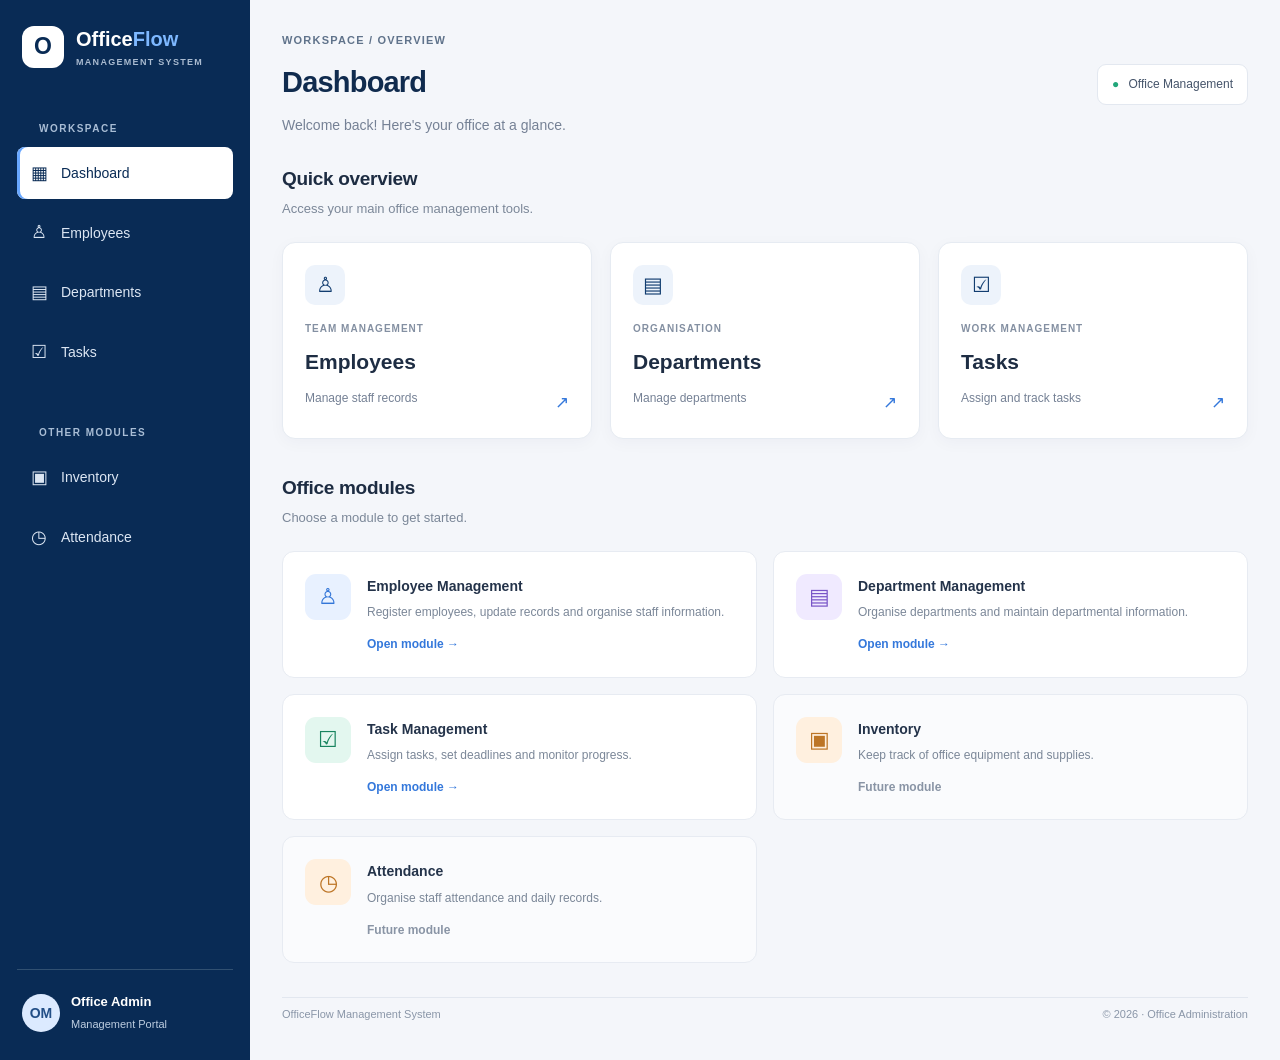
<file: index.html>
<!DOCTYPE html>
<html lang="en">
<head>
    <meta charset="UTF-8">
    <meta name="viewport" content="width=device-width, initial-scale=1.0">
    <title>Office Management System | Dashboard</title>
    <link rel="stylesheet" href="styles.css">
</head>
<body class="oms-body">

    <div class="oms-layout">

        <aside class="oms-sidebar">
            <a href="index.html" class="oms-brand">
                <span class="oms-brand-icon">O</span>
                <span>Office<span class="oms-brand-light">Flow</span>
                    <small>MANAGEMENT SYSTEM</small>
                </span>
            </a>

            <p class="oms-nav-label">WORKSPACE</p>

            <nav class="oms-nav">
                <a href="index.html" class="oms-nav-link active">
                    <span>▦</span> Dashboard
                </a>
                <a href="employees.html" class="oms-nav-link">
                    <span>♙</span> Employees
                </a>
                <a href="departments.html" class="oms-nav-link">
                    <span>▤</span> Departments
                </a>
                <a href="task.html" class="oms-nav-link">
                    <span>☑</span> Tasks
                </a>
            </nav>

            <p class="oms-nav-label">OTHER MODULES</p>

            <nav class="oms-nav">
                <a href="#inventory" class="oms-nav-link">
                    <span>▣</span> Inventory
                </a>
                <a href="#attendance" class="oms-nav-link">
                    <span>◷</span> Attendance
                </a>
            </nav>

            <div class="oms-sidebar-bottom">
                <div class="oms-profile-mark">OM</div>
                <div>
                    <strong>Office Admin</strong>
                    <small>Management Portal</small>
                </div>
            </div>
        </aside>

        <main class="oms-main">

            <header class="oms-topbar">
                <div>
                    <p class="oms-eyebrow">WORKSPACE / OVERVIEW</p>
                    <h1>Dashboard</h1>
                    <p class="oms-muted">
                        Welcome back! Here's your office at a glance.
                    </p>
                </div>
                <div class="oms-date-label">
                    <span>●</span> Office Management
                </div>
            </header>

            <section class="oms-section">
                <div class="oms-section-heading">
                    <div>
                        <h2>Quick overview</h2>
                        <p>Access your main office management tools.</p>
                    </div>
                </div>

                <div class="oms-stats-grid">
                    <a href="employees.html" class="oms-stat-card">
                        <span class="oms-stat-icon oms-icon-blue">♙</span>
                        <span class="oms-stat-label">TEAM MANAGEMENT</span>
                        <strong>Employees</strong>
                        <span class="oms-stat-footer">Manage staff records <span>↗</span></span>
                    </a>

                    <a href="departments.html" class="oms-stat-card">
                        <span class="oms-stat-icon oms-icon-purple">▤</span>
                        <span class="oms-stat-label">ORGANISATION</span>
                        <strong>Departments</strong>
                        <span class="oms-stat-footer">Manage departments <span>↗</span></span>
                    </a>

                    <a href="task.html" class="oms-stat-card">
                        <span class="oms-stat-icon oms-icon-green">☑</span>
                        <span class="oms-stat-label">WORK MANAGEMENT</span>
                        <strong>Tasks</strong>
                        <span class="oms-stat-footer">Assign and track tasks <span>↗</span></span>
                    </a>
                </div>
            </section>

            <section class="oms-section">
                <div class="oms-section-heading">
                    <div>
                        <h2>Office modules</h2>
                        <p>Choose a module to get started.</p>
                    </div>
                </div>

                <div class="oms-modules-grid">

                    <a href="employees.html" class="oms-module-card">
                        <span class="oms-module-icon oms-icon-blue">♙</span>
                        <span class="oms-module-content">
                            <strong>Employee Management</strong>
                            <small>Register employees, update records and organise staff information.</small>
                            <b>Open module →</b>
                        </span>
                    </a>

                    <a href="departments.html" class="oms-module-card">
                        <span class="oms-module-icon oms-icon-purple">▤</span>
                        <span class="oms-module-content">
                            <strong>Department Management</strong>
                            <small>Organise departments and maintain departmental information.</small>
                            <b>Open module →</b>
                        </span>
                    </a>

                    <a href="task.html" class="oms-module-card">
                        <span class="oms-module-icon oms-icon-green">☑</span>
                        <span class="oms-module-content">
                            <strong>Task Management</strong>
                            <small>Assign tasks, set deadlines and monitor progress.</small>
                            <b>Open module →</b>
                        </span>
                    </a>

                    <div class="oms-module-card oms-module-disabled" id="inventory">
                        <span class="oms-module-icon oms-icon-orange">▣</span>
                        <span class="oms-module-content">
                            <strong>Inventory</strong>
                            <small>Keep track of office equipment and supplies.</small>
                            <b>Future module</b>
                        </span>
                    </div>

                    <div class="oms-module-card oms-module-disabled" id="attendance">
                        <span class="oms-module-icon oms-icon-orange">◷</span>
                        <span class="oms-module-content">
                            <strong>Attendance</strong>
                            <small>Organise staff attendance and daily records.</small>
                            <b>Future module</b>
                        </span>
                    </div>

                </div>
            </section>

            <footer class="oms-footer">
                <span>OfficeFlow Management System</span>
                <span>© 2026 · Office Administration</span>
            </footer>

        </main>
    </div>

</body>
</html>
</file>
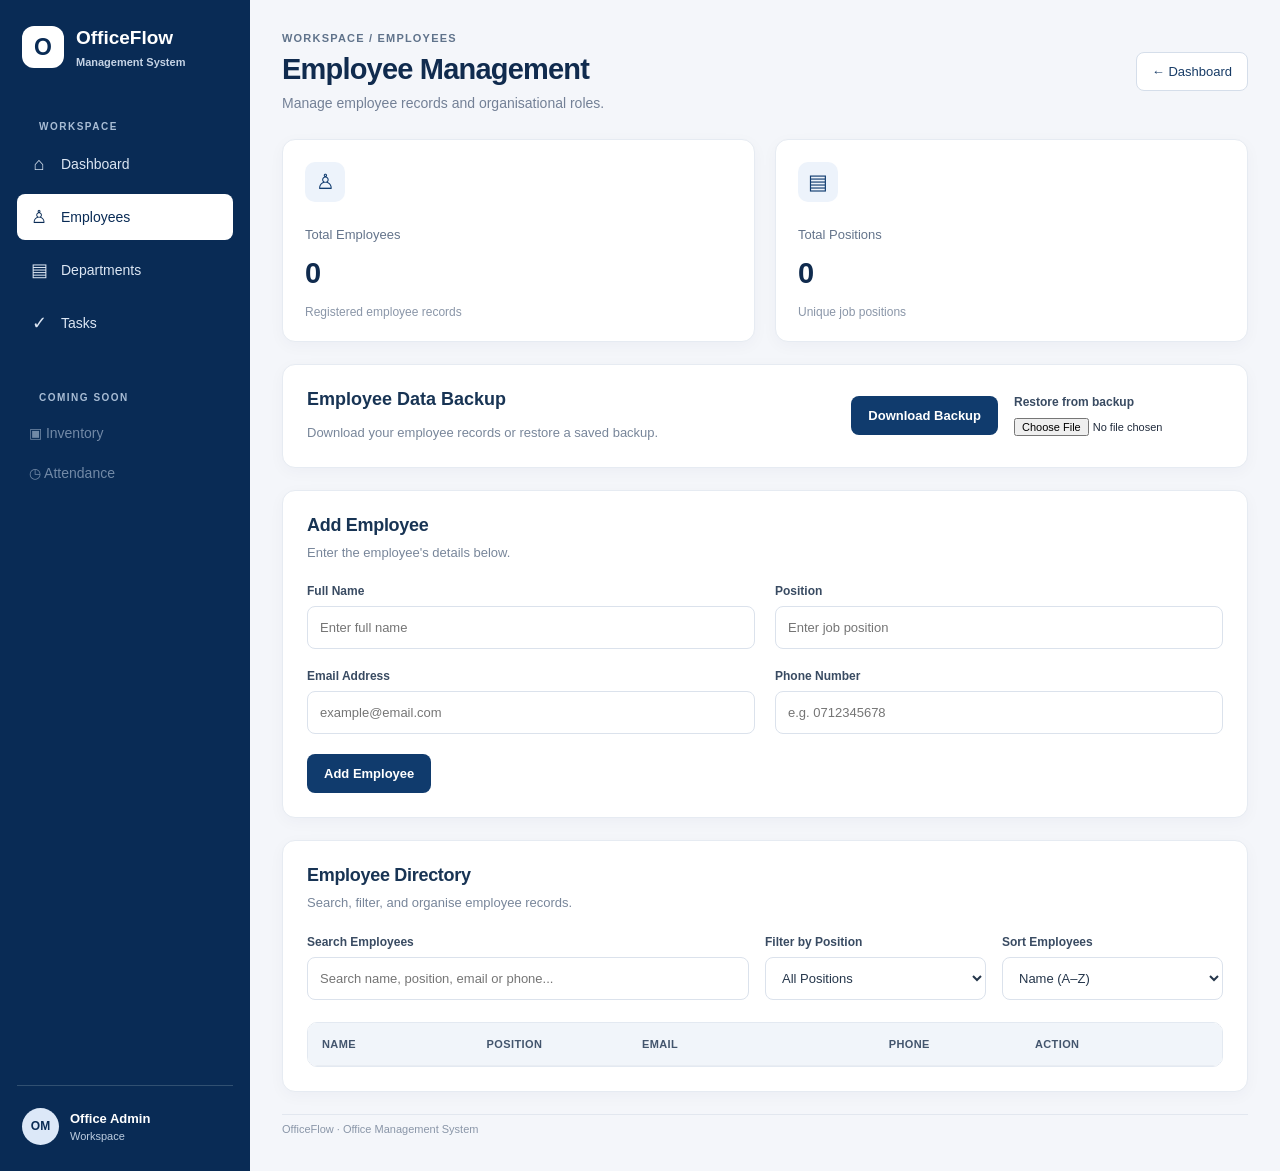
<file: employees.html>
<!DOCTYPE html>
<html lang="en">
<head>
    <meta charset="UTF-8">
    <meta name="viewport" content="width=device-width, initial-scale=1.0">
    <title>Employees - Office Management System</title>
    <link rel="stylesheet" href="styles.css">
</head>

<body class="oms-page">

<div class="oms-layout">

    <!-- Sidebar -->
    <aside class="oms-sidebar">
        <div class="oms-brand">
            <div class="oms-brand-icon">O</div>
            <div>
                <h2>OfficeFlow</h2>
                <p>Management System</p>
            </div>
        </div>

        <p class="oms-nav-label">WORKSPACE</p>

        <nav class="oms-nav">
            <a href="index.html">
                <span>⌂</span> Dashboard
            </a>
            <a href="employees.html" class="active">
                <span>♙</span> Employees
            </a>
            <a href="departments.html">
                <span>▤</span> Departments
            </a>
            <a href="task.html">
                <span>✓</span> Tasks
            </a>
        </nav>

        <p class="oms-nav-label">COMING SOON</p>

        <div class="oms-nav-disabled">▣ Inventory</div>
        <div class="oms-nav-disabled">◷ Attendance</div>

        <div class="oms-sidebar-bottom">
            <div class="oms-avatar">OM</div>
            <div>
                <strong>Office Admin</strong>
                <small>Workspace</small>
            </div>
        </div>
    </aside>

    <!-- Main content -->
    <main class="oms-main">

        <header class="oms-topbar">
            <div>
                <p class="oms-eyebrow">WORKSPACE / EMPLOYEES</p>
                <h1>Employee Management</h1>
                <p class="oms-subtitle">
                    Manage employee records and organisational roles.
                </p>
            </div>

            <a href="index.html" class="oms-outline-button">
                ← Dashboard
            </a>
        </header>

        <!-- Employee summary -->
        <section class="oms-stats">
            <div class="oms-stat-card">
                <div class="oms-stat-icon">♙</div>
                <p>Total Employees</p>
                <h2 id="employeeCount">0</h2>
                <small>Registered employee records</small>
            </div>

            <div class="oms-stat-card">
                <div class="oms-stat-icon">▤</div>
                <p>Total Positions</p>
                <h2 id="positionCount">0</h2>
                <small>Unique job positions</small>
            </div>
        </section>

        <!-- Backup and restore -->
        <section class="oms-panel oms-backup">
            <div>
                <h2>Employee Data Backup</h2>
                <p>Download your employee records or restore a saved backup.</p>
            </div>

            <div class="oms-backup-actions">
                <button type="button" id="backupButton"
                    class="oms-primary-button">
                    Download Backup
                </button>

                <div class="oms-file-control">
                    <label for="restoreFile">Restore from backup</label>
                    <input type="file" id="restoreFile"
                        accept=".json,application/json">
                </div>
            </div>
        </section>

        <!-- Add employee form -->
        <section class="oms-panel">
            <div class="oms-section-heading">
                <div>
                    <h2>Add Employee</h2>
                    <p>Enter the employee's details below.</p>
                </div>
            </div>

            <form id="employeeForm" class="oms-employee-form">

                <div class="oms-form-field">
                    <label for="name">Full Name</label>
                    <input type="text" id="name"
                        required minlength="2"
                        placeholder="Enter full name">
                </div>

                <div class="oms-form-field">
                    <label for="position">Position</label>
                    <input type="text" id="position"
                        required placeholder="Enter job position">
                </div>

                <div class="oms-form-field">
                    <label for="email">Email Address</label>
                    <input type="email" id="email"
                        required placeholder="example@email.com">
                </div>

                <div class="oms-form-field">
                    <label for="phone">Phone Number</label>
                    <input type="tel" id="phone"
                        required pattern="[0-9+() -]{7,20}"
                        title="Enter a valid phone number using digits, spaces, +, - or parentheses"
                        placeholder="e.g. 0712345678">
                </div>

                <div class="oms-form-submit">
                    <button type="submit" class="oms-primary-button">
                        Add Employee
                    </button>
                </div>

            </form>
        </section>

        <!-- Employee list -->
        <section class="oms-panel">
            <div class="oms-section-heading">
                <div>
                    <h2>Employee Directory</h2>
                    <p>Search, filter, and organise employee records.</p>
                </div>
            </div>

            <div class="oms-directory-controls">
                <div class="oms-search-field">
                    <label for="employeeSearch">Search Employees</label>
                    <input type="text" id="employeeSearch"
                        placeholder="Search name, position, email or phone...">
                </div>

                <div class="oms-filter-field">
                    <label for="positionFilter">Filter by Position</label>
                    <select id="positionFilter">
                        <option value="">All Positions</option>
                    </select>
                </div>

                <div class="oms-filter-field">
                    <label for="employeeSort">Sort Employees</label>
                    <select id="employeeSort">
                        <option value="name-asc">Name (A–Z)</option>
                        <option value="name-desc">Name (Z–A)</option>
                        <option value="position-asc">Position (A–Z)</option>
                        <option value="position-desc">Position (Z–A)</option>
                    </select>
                </div>
            </div>

            <div class="oms-table-wrapper">
                <table class="oms-table">
                    <thead>
                        <tr>
                            <th>Name</th>
                            <th>Position</th>
                            <th>Email</th>
                            <th>Phone</th>
                            <th>Action</th>
                        </tr>
                    </thead>
                    <tbody id="employeeList"></tbody>
                </table>
            </div>
        </section>

        <footer class="oms-footer">
            OfficeFlow · Office Management System
        </footer>

    </main>
</div>

<script src="script.js"></script>

</body>
</html>
</file>
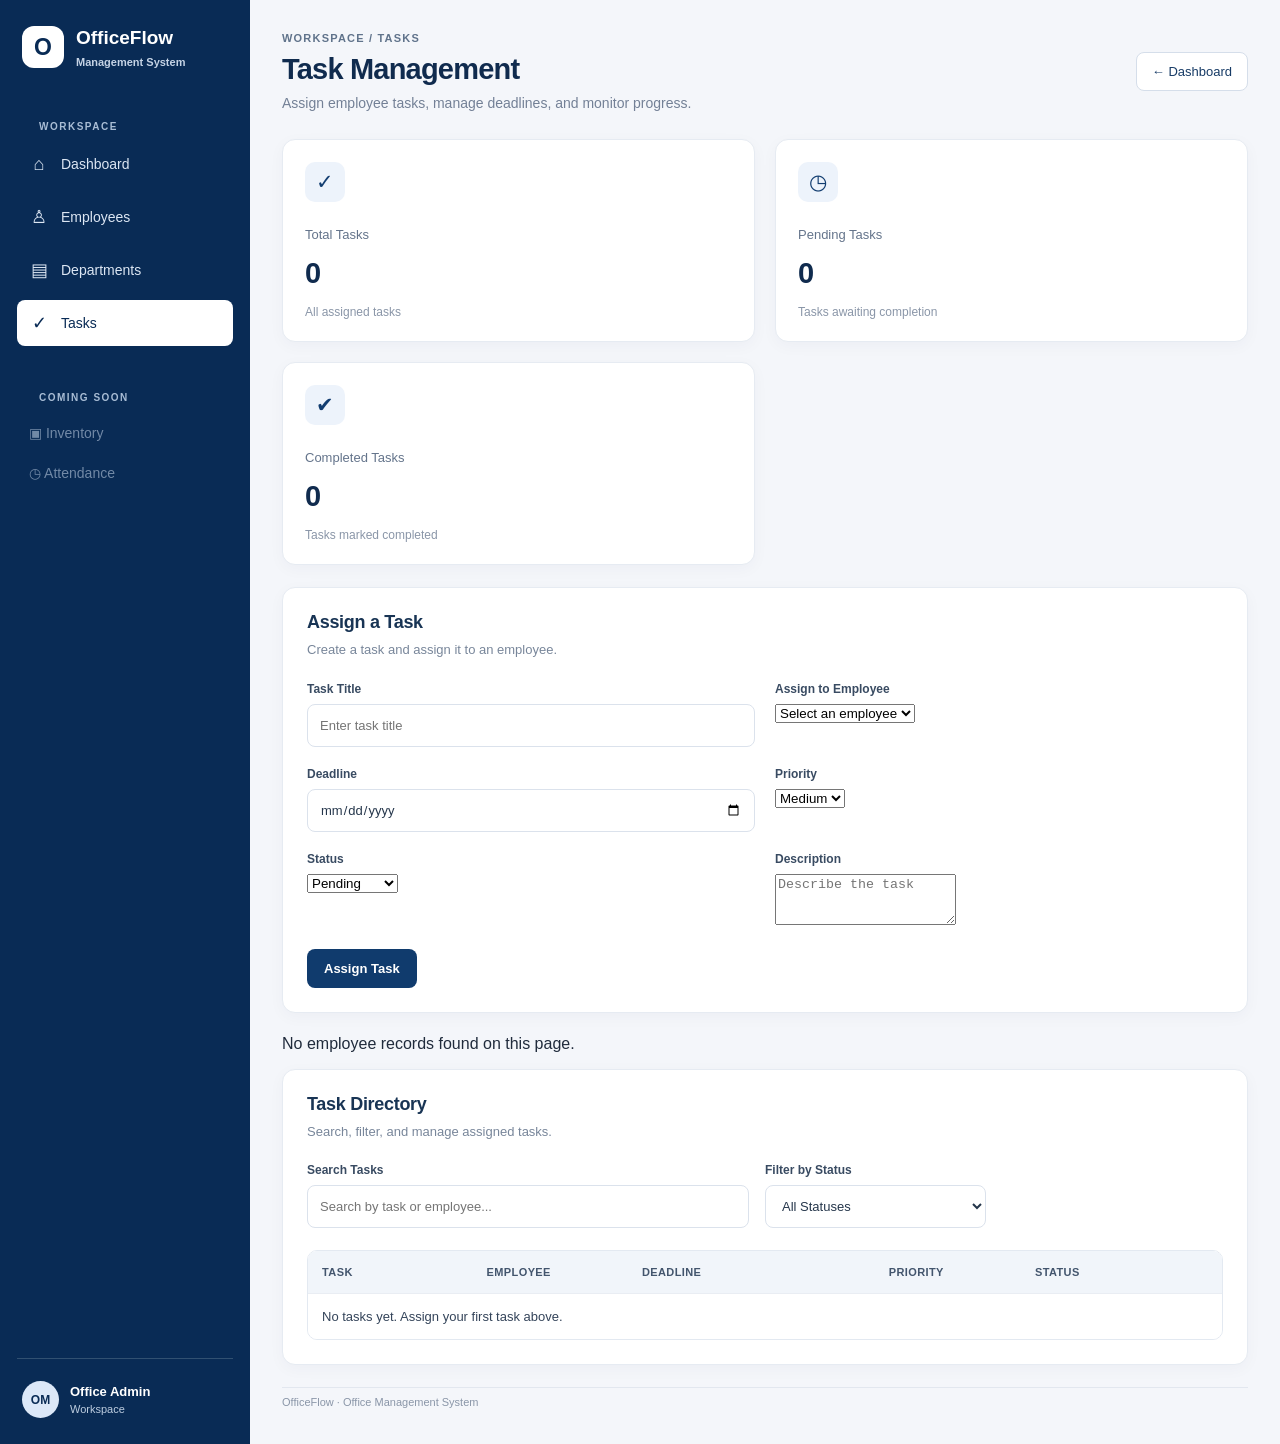
<file: task.html>
<!DOCTYPE html>
<html lang="en">
<head>
    <meta charset="UTF-8">
    <meta name="viewport" content="width=device-width, initial-scale=1.0">

    <title>Tasks - Office Management System</title>
    <link rel="stylesheet" href="styles.css">
</head>

<body class="oms-page">

<div class="oms-layout">

    <!-- Sidebar -->
    <aside class="oms-sidebar">

        <div class="oms-brand">
            <div class="oms-brand-icon">O</div>
            <div>
                <h2>OfficeFlow</h2>
                <p>Management System</p>
            </div>
        </div>

        <p class="oms-nav-label">WORKSPACE</p>

        <nav class="oms-nav">
            <a href="index.html">
                <span>⌂</span> Dashboard
            </a>

            <a href="employees.html">
                <span>♙</span> Employees
            </a>

            <a href="departments.html">
                <span>▤</span> Departments
            </a>

            <a href="task.html" class="active">
                <span>✓</span> Tasks
            </a>
        </nav>

        <p class="oms-nav-label">COMING SOON</p>

        <div class="oms-nav-disabled">▣ Inventory</div>
        <div class="oms-nav-disabled">◷ Attendance</div>

        <div class="oms-sidebar-bottom">
            <div class="oms-avatar">OM</div>
            <div>
                <strong>Office Admin</strong>
                <small>Workspace</small>
            </div>
        </div>

    </aside>

    <!-- Main content -->
    <main class="oms-main">

        <!-- Page header -->
        <header class="oms-topbar">
            <div>
                <p class="oms-eyebrow">WORKSPACE / TASKS</p>
                <h1>Task Management</h1>
                <p class="oms-subtitle">
                    Assign employee tasks, manage deadlines, and monitor progress.
                </p>
            </div>

            <a href="index.html" class="oms-outline-button">
                ← Dashboard
            </a>
        </header>

        <!-- Task summary -->
        <section class="oms-stats">

            <div class="oms-stat-card">
                <div class="oms-stat-icon">✓</div>
                <p>Total Tasks</p>
                <h2 id="totalTaskCount">0</h2>
                <small>All assigned tasks</small>
            </div>

            <div class="oms-stat-card">
                <div class="oms-stat-icon">◷</div>
                <p>Pending Tasks</p>
                <h2 id="pendingTaskCount">0</h2>
                <small>Tasks awaiting completion</small>
            </div>

            <div class="oms-stat-card">
                <div class="oms-stat-icon">✔</div>
                <p>Completed Tasks</p>
                <h2 id="completedTaskCount">0</h2>
                <small>Tasks marked completed</small>
            </div>

        </section>

        <!-- Assign task form -->
        <section class="oms-panel">

            <div class="oms-section-heading">
                <div>
                    <h2>Assign a Task</h2>
                    <p>Create a task and assign it to an employee.</p>
                </div>
            </div>

            <form id="taskForm" class="oms-employee-form">

                <div class="oms-form-field">
                    <label for="taskTitle">Task Title</label>
                    <input
                        type="text"
                        id="taskTitle"
                        placeholder="Enter task title"
                        required
                    >
                </div>

                <div class="oms-form-field">
                    <label for="assignedEmployee">Assign to Employee</label>
                    <select id="assignedEmployee" required>
                        <option value="">Select an employee</option>
                    </select>
                </div>

                <div class="oms-form-field">
                    <label for="taskDeadline">Deadline</label>
                    <input type="date" id="taskDeadline" required>
                </div>

                <div class="oms-form-field">
                    <label for="taskPriority">Priority</label>
                    <select id="taskPriority" required>
                        <option value="Low">Low</option>
                        <option value="Medium" selected>Medium</option>
                        <option value="High">High</option>
                    </select>
                </div>

                <div class="oms-form-field">
                    <label for="taskStatus">Status</label>
                    <select id="taskStatus" required>
                        <option value="Pending">Pending</option>
                        <option value="In Progress">In Progress</option>
                        <option value="Completed">Completed</option>
                    </select>
                </div>

                <div class="oms-form-field">
                    <label for="taskDescription">Description</label>
                    <textarea
                        id="taskDescription"
                        placeholder="Describe the task"
                        rows="3"
                    ></textarea>
                </div>

                <div class="oms-form-submit">
                    <button type="submit" class="oms-primary-button">
                        Assign Task
                    </button>
                </div>

            </form>

        </section>

        <!-- Employee connection status -->
        <p id="employeeConnectionCheck">
            Checking employee records...
        </p>

        <!-- Task directory -->
        <section class="oms-panel">

            <div class="oms-section-heading">
                <div>
                    <h2>Task Directory</h2>
                    <p>Search, filter, and manage assigned tasks.</p>
                </div>
            </div>

            <div class="oms-directory-controls">

                <div class="oms-search-field">
                    <label for="taskSearch">Search Tasks</label>
                    <input
                        type="text"
                        id="taskSearch"
                        placeholder="Search by task or employee..."
                    >
                </div>

                <div class="oms-filter-field">
                    <label for="statusFilter">Filter by Status</label>
                    <select id="statusFilter">
                        <option value="">All Statuses</option>
                        <option value="Pending">Pending</option>
                        <option value="In Progress">In Progress</option>
                        <option value="Completed">Completed</option>
                    </select>
                </div>

            </div>

            <div class="oms-table-wrapper">
                <table class="oms-table">

                    <thead>
                        <tr>
                            <th>Task</th>
                            <th>Employee</th>
                            <th>Deadline</th>
                            <th>Priority</th>
                            <th>Status</th>
                            <th>Actions</th>
                        </tr>
                    </thead>

                    <tbody id="taskList"></tbody>

                </table>
            </div>

        </section>

        <!-- Footer -->
        <footer class="oms-footer">
            OfficeFlow · Office Management System
        </footer>

    </main>

</div>

<!-- Employee records connection check -->
<script>
    try {
        const savedEmployees = localStorage.getItem("employees");
        const employeeCheck = document.getElementById(
            "employeeConnectionCheck"
        );

        if (savedEmployees) {
            const employees = JSON.parse(savedEmployees);

            employeeCheck.textContent = Array.isArray(employees)
                ? "Employee records found: " + employees.length
                : "Employee records need checking.";
        } else {
            employeeCheck.textContent =
                "No employee records found on this page.";
        }
    } catch (error) {
        document.getElementById(
            "employeeConnectionCheck"
        ).textContent = "Unable to read employee records.";
    }
</script>

<!-- Existing task functionality -->
<script src="task.js"></script>

</body>
</html>
</file>
<file: styles.css>
/* ==================================
   OFFICE MANAGEMENT DASHBOARD
   Professional responsive layout
================================== */

.oms-body {
    margin: 0;
    background: #f4f6fa;
    color: #202b3c;
    font-family: "Segoe UI", Arial, sans-serif;
    font-size: 14px;
    line-height: 1.6;
}

.oms-body * {
    box-sizing: border-box;
}

.oms-layout {
    display: flex;
    min-height: 100vh;
}

/* Sidebar */

.oms-sidebar {
    width: 255px;
    flex-shrink: 0;
    background: #142b49;
    color: #fff;
    padding: 28px 18px 18px;
    display: flex;
    flex-direction: column;
}

.oms-brand {
    display: flex;
    align-items: center;
    gap: 12px;
    color: #fff;
    text-decoration: none;
    font-size: 20px;
    font-weight: 700;
    line-height: 1.3;
    padding: 0 8px 32px;
}

.oms-brand-icon {
    width: 42px;
    height: 42px;
    display: grid;
    place-items: center;
    border-radius: 12px;
    background: #3478db;
    color: #fff;
    font-size: 23px;
}

.oms-brand-light {
    color: #7eb8ff;
}

.oms-brand small {
    display: block;
    margin-top: 5px;
    color: #aabbd0;
    font-size: 9px;
    letter-spacing: 1.3px;
}

.oms-nav-label {
    color: #8ea4bf;
    font-size: 10px;
    font-weight: 700;
    letter-spacing: 1.5px;
    padding: 0 12px;
    margin: 12px 0 10px;
}

.oms-nav {
    display: grid;
    gap: 6px;
    margin-bottom: 24px;
}

.oms-nav-link {
    display: flex;
    align-items: center;
    gap: 12px;
    padding: 12px;
    border-radius: 8px;
    color: #c7d3e2;
    text-decoration: none;
    transition: background 0.2s, color 0.2s;
}

.oms-nav-link > span {
    width: 22px;
    text-align: center;
    font-size: 18px;
}

.oms-nav-link:hover,
.oms-nav-link.active {
    background: #263f60;
    color: #fff;
}

.oms-nav-link.active {
    box-shadow: inset 3px 0 #68a7ff;
}

.oms-sidebar-bottom {
    margin-top: auto;
    padding: 18px 8px 4px;
    border-top: 1px solid #344b67;
    display: flex;
    align-items: center;
    gap: 12px;
}

.oms-profile-mark {
    display: grid;
    place-items: center;
    width: 38px;
    height: 38px;
    flex-shrink: 0;
    border-radius: 50%;
    background: #dceaff;
    color: #234f87;
    font-weight: 700;
}

.oms-sidebar-bottom strong,
.oms-sidebar-bottom small {
    display: block;
}

.oms-sidebar-bottom small {
    color: #aabbd0;
    font-size: 11px;
}

/* Main content */

.oms-main {
    flex: 1;
    min-width: 0;
    padding: 36px clamp(20px, 4vw, 52px) 20px;
}

.oms-topbar {
    display: flex;
    justify-content: space-between;
    align-items: center;
    gap: 20px;
    margin-bottom: 38px;
}

.oms-eyebrow {
    margin: 0 0 8px;
    color: #718096;
    font-size: 10px;
    font-weight: 700;
    letter-spacing: 1.5px;
}

.oms-topbar h1 {
    margin: 0;
    color: #17263d;
    font-size: clamp(26px, 3vw, 34px);
    letter-spacing: -0.8px;
}

.oms-muted {
    color: #758195;
    margin: 6px 0 0;
}

.oms-date-label {
    background: #fff;
    border: 1px solid #e3e8f0;
    border-radius: 9px;
    padding: 10px 14px;
    color: #45546a;
    white-space: nowrap;
    font-size: 12px;
}

.oms-date-label span {
    color: #21a67a;
    margin-right: 6px;
}

.oms-section {
    margin-bottom: 34px;
}

.oms-section-heading {
    display: flex;
    justify-content: space-between;
    align-items: center;
    margin-bottom: 17px;
}

.oms-section-heading h2 {
    margin: 0;
    color: #1d2c42;
    font-size: 19px;
    letter-spacing: -0.3px;
}

.oms-section-heading p {
    margin: 4px 0 0;
    color: #7b8798;
    font-size: 13px;
}

/* Overview cards */

.oms-stats-grid {
    display: grid;
    grid-template-columns: repeat(3, minmax(0, 1fr));
    gap: 18px;
}

.oms-stat-card {
    display: flex;
    flex-direction: column;
    align-items: flex-start;
    gap: 8px;
    min-width: 0;
    padding: 23px;
    background: #fff;
    border: 1px solid #e7ebf2;
    border-radius: 13px;
    color: inherit;
    text-decoration: none;
    box-shadow: 0 3px 12px rgba(23, 42, 69, 0.025);
    transition: transform 0.2s, box-shadow 0.2s;
}

.oms-stat-card:hover,
.oms-module-card[href]:hover {
    transform: translateY(-3px);
    box-shadow: 0 10px 25px rgba(23, 42, 69, 0.08);
}

.oms-stat-icon,
.oms-module-icon {
    display: grid;
    place-items: center;
    width: 44px;
    height: 44px;
    border-radius: 11px;
    font-size: 22px;
}

.oms-icon-blue {
    background: #e8f1ff;
    color: #3376d8;
}

.oms-icon-purple {
    background: #f0eaff;
    color: #7854c7;
}

.oms-icon-green {
    background: #e3f7ef;
    color: #18845f;
}

.oms-icon-orange {
    background: #fff0df;
    color: #bd7526;
}

.oms-stat-label {
    margin-top: 8px;
    color: #8490a2;
    font-size: 10px;
    font-weight: 700;
    letter-spacing: 1px;
}

.oms-stat-card > strong {
    font-size: 21px;
    color: #1e2d43;
}

.oms-stat-footer {
    display: flex;
    justify-content: space-between;
    gap: 12px;
    width: 100%;
    margin-top: 3px;
    color: #758195;
    font-size: 12px;
}

.oms-stat-footer span {
    color: #3478db;
    font-size: 17px;
}

/* Module cards */

.oms-modules-grid {
    display: grid;
    grid-template-columns: repeat(2, minmax(0, 1fr));
    gap: 16px;
}

.oms-module-card {
    display: flex;
    align-items: flex-start;
    gap: 16px;
    padding: 22px;
    background: #fff;
    border: 1px solid #e7ebf2;
    border-radius: 12px;
    color: inherit;
    text-decoration: none;
    transition: transform 0.2s, box-shadow 0.2s;
}

.oms-module-icon {
    width: 46px;
    height: 46px;
    flex-shrink: 0;
}

.oms-module-content {
    display: flex;
    flex-direction: column;
    align-items: flex-start;
    min-width: 0;
}

.oms-module-content strong {
    margin: 1px 0 5px;
    color: #24334a;
    font-size: 14px;
}

.oms-module-content small {
    color: #7b8798;
    font-size: 12px;
    line-height: 1.7;
}

.oms-module-content b {
    margin-top: 13px;
    color: #3478db;
    font-size: 12px;
    font-weight: 600;
}

.oms-module-disabled {
    cursor: default;
    background: #fafbfd;
}

.oms-module-disabled .oms-module-content b {
    color: #8994a5;
}

/* Footer */

.oms-footer {
    display: flex;
    justify-content: space-between;
    flex-wrap: wrap;
    gap: 8px;
    padding: 22px 0 8px;
    border-top: 1px solid #e2e7ef;
    color: #8994a5;
    font-size: 11px;
}

/* Responsive layout */

@media (max-width: 1000px) {
    .oms-sidebar {
        width: 220px;
    }

    .oms-main {
        padding: 28px 22px;
    }

    .oms-stats-grid {
        gap: 12px;
    }

    .oms-stat-card {
        padding: 18px;
    }
}

@media (max-width: 700px) {
    .oms-layout {
        display: block;
    }

    .oms-sidebar {
        width: 100%;
        padding: 16px;
    }

    .oms-brand {
        padding: 0 4px 16px;
    }

    .oms-sidebar .oms-nav-label,
    .oms-sidebar-bottom {
        display: none;
    }

    .oms-nav {
        display: flex;
        flex-wrap: wrap;
        gap: 6px;
        margin: 0;
    }

    .oms-nav-link {
        padding: 9px 10px;
        font-size: 12px;
    }

    .oms-nav-link > span {
        width: auto;
    }

    .oms-main {
        padding: 26px 16px;
    }

    .oms-topbar {
        align-items: flex-start;
        flex-direction: column;
        margin-bottom: 28px;
    }

    .oms-stats-grid {
        grid-template-columns: 1fr;
    }

    .oms-modules-grid {
        grid-template-columns: 1fr;
    }

    .oms-stat-card {
        padding: 20px;
    }

    .oms-footer {
        flex-direction: column;
    }
}

/* ===== EMPLOYEE PAGE DESIGN ===== */

.oms-page {
    margin: 0;
    background: #f4f6fa;
    color: #202b3c;
    font-family: Arial, Helvetica, sans-serif;
}

.oms-page * {
    box-sizing: border-box;
}

.oms-layout {
    display: flex;
    min-height: 100vh;
}

.oms-sidebar {
    width: 250px;
    flex-shrink: 0;
    background: #092b55;
    color: #fff;
    padding: 26px 17px;
    display: flex;
    flex-direction: column;
}

.oms-brand {
    display: flex;
    align-items: center;
    gap: 12px;
    padding: 0 5px 30px;
}

.oms-brand-icon {
    width: 42px;
    height: 42px;
    display: grid;
    place-items: center;
    border-radius: 12px;
    background: #fff;
    color: #092b55;
    font-size: 23px;
    font-weight: bold;
}

.oms-brand h2 {
    margin: 0 0 4px;
    font-size: 19px;
}

.oms-brand p {
    margin: 0;
    color: #c5d3e5;
    font-size: 11px;
}

.oms-nav-label {
    margin: 22px 10px 10px;
    color: #a9bdd5;
    font-size: 10px;
    font-weight: bold;
    letter-spacing: 1.5px;
}

.oms-nav {
    display: grid;
    gap: 7px;
}

.oms-nav a,
.oms-nav-disabled {
    display: flex;
    align-items: center;
    gap: 12px;
    padding: 12px;
    border-radius: 8px;
    color: #dce6f3;
    text-decoration: none;
    font-size: 14px;
}

.oms-nav a span {
    width: 20px;
    text-align: center;
    font-size: 18px;
}

.oms-nav a:hover,
.oms-nav a.active {
    background: #fff;
    color: #092b55;
}

.oms-nav-disabled {
    color: #9eb1c9;
    opacity: 0.7;
}

.oms-sidebar-bottom {
    margin-top: auto;
    padding: 22px 5px 0;
    border-top: 1px solid #315071;
    display: flex;
    align-items: center;
    gap: 11px;
}

.oms-avatar {
    width: 37px;
    height: 37px;
    border-radius: 50%;
    display: grid;
    place-items: center;
    background: #dce8f8;
    color: #092b55;
    font-size: 12px;
    font-weight: bold;
}

.oms-sidebar-bottom strong,
.oms-sidebar-bottom small {
    display: block;
}

.oms-sidebar-bottom strong {
    font-size: 13px;
}

.oms-sidebar-bottom small {
    margin-top: 4px;
    color: #bdcde0;
    font-size: 11px;
}

.oms-main {
    min-width: 0;
    flex: 1;
    padding: 32px;
}

.oms-topbar {
    display: flex;
    justify-content: space-between;
    align-items: center;
    gap: 20px;
    margin-bottom: 28px;
}

.oms-eyebrow {
    color: #60738b;
    font-size: 11px;
    font-weight: bold;
    letter-spacing: 1.2px;
}

.oms-topbar h1 {
    margin: 9px 0;
    color: #102b4e;
    font-size: 29px;
}

.oms-subtitle {
    margin: 0;
    color: #738096;
    font-size: 14px;
}

.oms-outline-button {
    display: inline-block;
    padding: 11px 15px;
    border: 1px solid #d5deea;
    border-radius: 8px;
    background: #fff;
    color: #173b66;
    text-decoration: none;
    white-space: nowrap;
    font-size: 13px;
}

.oms-stats {
    display: grid;
    grid-template-columns: repeat(2, minmax(0, 1fr));
    gap: 20px;
    margin-bottom: 22px;
}

.oms-stat-card,
.oms-panel {
    border: 1px solid #e6ebf2;
    border-radius: 13px;
    background: #fff;
    box-shadow: 0 4px 16px rgba(20, 42, 72, 0.035);
}

.oms-stat-card {
    position: relative;
    padding: 22px;
}

.oms-stat-icon {
    width: 40px;
    height: 40px;
    display: grid;
    place-items: center;
    border-radius: 10px;
    background: #edf3fb;
    color: #123d70;
    font-size: 21px;
}

.oms-stat-card p {
    margin: 17px 0 7px;
    color: #64748b;
    font-size: 13px;
}

.oms-stat-card h2 {
    margin: 0 0 7px;
    color: #102b4e;
    font-size: 29px;
}

.oms-stat-card small {
    color: #8a96a8;
    font-size: 12px;
}

.oms-panel {
    margin-bottom: 22px;
    padding: 24px;
}

.oms-panel h2 {
    margin: 0 0 7px;
    color: #183454;
    font-size: 18px;
}

.oms-panel p {
    color: #78869a;
    font-size: 13px;
    line-height: 1.5;
}

.oms-backup {
    display: flex;
    justify-content: space-between;
    align-items: center;
    gap: 22px;
}

.oms-backup p {
    margin-bottom: 0;
}

.oms-backup-actions {
    display: flex;
    flex-wrap: wrap;
    align-items: center;
    gap: 16px;
}

.oms-primary-button {
    padding: 12px 17px;
    border: 0;
    border-radius: 8px;
    background: #103b6d;
    color: #fff;
    cursor: pointer;
    font-size: 13px;
    font-weight: bold;
}

.oms-primary-button:hover {
    background: #174f8e;
}

.oms-file-control label,
.oms-form-field label,
.oms-directory-controls label {
    display: block;
    margin-bottom: 8px;
    color: #394b62;
    font-size: 12px;
    font-weight: bold;
}

.oms-file-control input {
    max-width: 220px;
    font-size: 11px;
}

.oms-section-heading {
    margin-bottom: 22px;
}

.oms-section-heading p {
    margin-bottom: 0;
}

.oms-employee-form {
    display: grid;
    grid-template-columns: repeat(2, minmax(0, 1fr));
    gap: 20px;
}

.oms-form-field input,
.oms-directory-controls input,
.oms-directory-controls select {
    width: 100%;
    min-width: 0;
    min-height: 43px;
    padding: 11px 12px;
    border: 1px solid #dbe2ec;
    border-radius: 8px;
    background: #fff;
    color: #25364b;
    font: inherit;
    font-size: 13px;
}

.oms-form-field input:focus,
.oms-directory-controls input:focus,
.oms-directory-controls select:focus {
    outline: 2px solid #b7d2f2;
    border-color: #507fb5;
}

.oms-form-submit {
    grid-column: 1 / -1;
}

.oms-directory-controls {
    display: grid;
    grid-template-columns: minmax(200px, 2fr) minmax(150px, 1fr) minmax(150px, 1fr);
    gap: 16px;
    margin-bottom: 22px;
}

.oms-table-wrapper {
    width: 100%;
    overflow-x: auto;
}

.oms-table {
    width: 100%;
    border-collapse: collapse;
    text-align: left;
    font-size: 13px;
}

.oms-table thead {
    background: #f3f6fa;
}

.oms-table th {
    padding: 14px 12px;
    color: #53647a;
    font-size: 11px;
    text-transform: uppercase;
    letter-spacing: 0.4px;
}

.oms-table td {
    padding: 14px 12px;
    border-bottom: 1px solid #edf0f5;
    color: #34445a;
    overflow-wrap: anywhere;
}

.oms-table tbody tr:hover {
    background: #f8fafd;
}

.oms-footer {
    padding: 8px 0 4px;
    color: #8a96a8;
    text-align: center;
    font-size: 11px;
}

@media (max-width: 1050px) {
    .oms-sidebar {
        width: 215px;
    }

    .oms-main {
        padding: 24px;
    }

    .oms-directory-controls {
        grid-template-columns: 1fr 1fr;
    }

    .oms-search-field {
        grid-column: 1 / -1;
    }

    .oms-backup {
        align-items: flex-start;
        flex-direction: column;
    }
}

@media (max-width: 700px) {
    .oms-layout {
        display: block;
    }

    .oms-sidebar {
        width: 100%;
        padding: 16px;
    }

    .oms-brand {
        padding-bottom: 12px;
    }

    .oms-nav-label,
    .oms-nav-disabled,
    .oms-sidebar-bottom {
        display: none;
    }

    .oms-nav {
        grid-template-columns: repeat(2, minmax(0, 1fr));
    }

    .oms-main {
        padding: 18px 13px;
    }

    .oms-topbar {
        align-items: flex-start;
        flex-direction: column;
    }

    .oms-topbar h1 {
        font-size: 24px;
    }

    .oms-stats,
    .oms-employee-form,
    .oms-directory-controls {
        grid-template-columns: 1fr;
    }

    .oms-search-field {
        grid-column: auto;
    }

    .oms-panel {
        padding: 17px;
    }

    .oms-backup-actions {
        align-items: flex-start;
        flex-direction: column;
    }

    .oms-table {
        min-width: 700px;
    }
}

/* ===== EMPLOYEE DIRECTORY TABLE ALIGNMENT ===== */

.oms-table-wrapper {
    width: 100%;
    overflow-x: auto;
    border: 1px solid #e3e9f1;
    border-radius: 10px;
}

.oms-table {
    width: 100%;
    min-width: 760px;
    table-layout: fixed;
    border-collapse: collapse;
    text-align: left;
    font-size: 13px;
    background: #fff;
}

.oms-table th,
.oms-table td {
    padding: 15px 14px;
    vertical-align: middle;
    border-bottom: 1px solid #e9edf3;
    overflow-wrap: anywhere;
}

.oms-table th {
    background: #f1f5fa;
    color: #43556d;
    font-size: 11px;
    font-weight: 700;
    text-transform: uppercase;
    letter-spacing: 0.4px;
    white-space: nowrap;
}

.oms-table tbody tr:last-child td {
    border-bottom: none;
}

.oms-table tbody tr:hover {
    background: #f7faff;
}

/* Keep each column consistently aligned */
.oms-table th:nth-child(1),
.oms-table td:nth-child(1) {
    width: 18%;
}

.oms-table th:nth-child(2),
.oms-table td:nth-child(2) {
    width: 17%;
}

.oms-table th:nth-child(3),
.oms-table td:nth-child(3) {
    width: 27%;
}

.oms-table th:nth-child(4),
.oms-table td:nth-child(4) {
    width: 16%;
}

.oms-table th:nth-child(5),
.oms-table td:nth-child(5) {
    width: 22%;
}

/* Align Edit and Delete buttons neatly */
.oms-table td:last-child {
    white-space: nowrap;
}

.oms-table td:last-child button {
    display: inline-block;
    margin: 3px 5px 3px 0;
    padding: 7px 10px;
    border: 0;
    border-radius: 6px;
    cursor: pointer;
    font-size: 12px;
}

/* Mobile and smaller screens */
@media (max-width: 700px) {
    .oms-table {
        min-width: 760px;
    }

    .oms-table th,
    .oms-table td {
        padding: 12px 10px;
    }

/* ===== TASK PAGE - MATCH EXISTING OMS DESIGN ===== */

.oms-task-form {
    display: grid;
    grid-template-columns: repeat(2, minmax(0, 1fr));
    gap: 20px;
}

.oms-task-field {
    min-width: 0;
}

.oms-task-field label {
    display: block;
    margin-bottom: 8px;
    color: #394b62;
    font-size: 12px;
    font-weight: 700;
}

.oms-task-field input,
.oms-task-field select,
.oms-task-field textarea {
    width: 100%;
    min-width: 0;
    min-height: 43px;
    padding: 11px 12px;
    border: 1px solid #dbe2ec;
    border-radius: 8px;
    background: #fff;
    color: #25364b;
    font: inherit;
    font-size: 13px;
}

.oms-task-field textarea {
    min-height: 100px;
    resize: vertical;
}

.oms-task-field input:focus,
.oms-task-field select:focus,
.oms-task-field textarea:focus {
    outline: 2px solid #b7d2f2;
    border-color: #507fb5;
}

.oms-task-full {
    grid-column: 1 / -1;
}

.oms-task-controls {
    display: grid;
    grid-template-columns: minmax(0, 2fr) minmax(160px, 1fr);
    gap: 16px;
    margin: 20px 0;
}

.oms-task-controls input,
.oms-task-controls select {
    width: 100%;
    min-width: 0;
    min-height: 43px;
    padding: 11px 12px;
    border: 1px solid #dbe2ec;
    border-radius: 8px;
    background: #fff;
    color: #25364b;
    font: inherit;
    font-size: 13px;
}

.oms-task-table-wrapper {
    width: 100%;
    overflow-x: auto;
    border: 1px solid #e3e9f1;
    border-radius: 10px;
}

.oms-task-table {
    width: 100%;
    min-width: 760px;
    border-collapse: collapse;
    table-layout: auto;
    background: #fff;
    text-align: left;
    font-size: 13px;
}

.oms-task-table th {
    padding: 14px 12px;
    background: #f1f5fa;
    color: #43556d;
    font-size: 11px;
    font-weight: 700;
    text-transform: uppercase;
    letter-spacing: 0.4px;
    white-space: nowrap;
}

.oms-task-table td {
    padding: 14px 12px;
    border-bottom: 1px solid #e9edf3;
    color: #34445a;
    overflow-wrap: anywhere;
    vertical-align: middle;
}

.oms-task-table tbody tr:last-child td {
    border-bottom: none;
}

.oms-task-table tbody tr:hover {
    background: #f7faff;
}

.oms-task-back {
    display: inline-block;
    margin: 0 0 24px;
    color: #174f8e;
    text-decoration: none;
    font-weight: 600;
}

.oms-task-back:hover {
    text-decoration: underline;
}

@media (max-width: 700px) {
    .oms-task-form {
        grid-template-columns: 1fr;
    }

    .oms-task-full {
        grid-column: auto;
    }

    .oms-task-controls {
        grid-template-columns: 1fr;
    }
}
</file>
